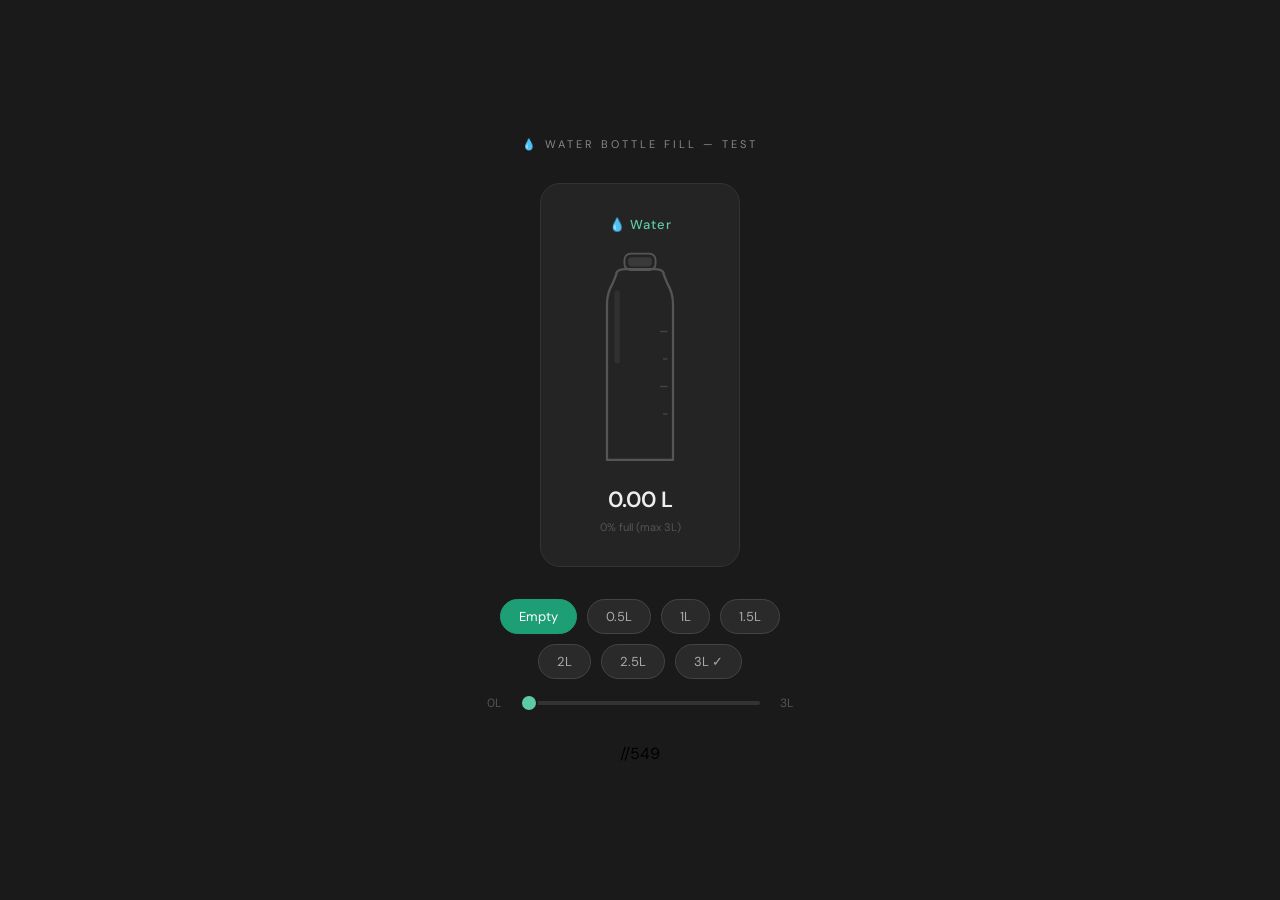
<file: test.html>
<!DOCTYPE html>
<html lang="en">
<head>
<meta charset="UTF-8">
<meta name="viewport" content="width=device-width, initial-scale=1.0">
<title>Water Bottle Fill Test</title>
<link href="https://fonts.googleapis.com/css2?family=DM+Sans:wght@300;400;500;600&display=swap" rel="stylesheet">
<style>
  * { margin: 0; padding: 0; box-sizing: border-box; }

  body {
    background: #1a1a1a;
    font-family: 'DM Sans', sans-serif;
    display: flex;
    flex-direction: column;
    align-items: center;
    justify-content: center;
    min-height: 100vh;
    gap: 32px;
    padding: 40px 20px;
  }

  h1 {
    color: #888;
    font-size: 11px;
    letter-spacing: 3px;
    text-transform: uppercase;
    font-weight: 400;
  }

  /* ── Bottle card ── */
  .bottle-card {
    background: #242424;
    border: 1px solid #333;
    border-radius: 20px;
    padding: 32px 40px;
    display: flex;
    flex-direction: column;
    align-items: center;
    gap: 16px;
    min-width: 200px;
  }

  .bottle-label {
    font-size: 13px;
    font-weight: 500;
    color: #5DCAA5;
    letter-spacing: 1px;
  }

  /* ── SVG bottle ── */
  .bottle-svg {
    display: block;
    overflow: visible;
  }

  .bottle-count {
    font-size: 22px;
    font-weight: 600;
    color: #eee;
    letter-spacing: -0.5px;
  }

  .bottle-sub {
    font-size: 11px;
    color: #555;
    font-weight: 400;
    margin-top: -10px;
  }

  /* ── Controls ── */
  .controls {
    display: flex;
    flex-direction: column;
    align-items: center;
    gap: 16px;
    width: 100%;
    max-width: 320px;
  }

  .presets {
    display: flex;
    gap: 10px;
    flex-wrap: wrap;
    justify-content: center;
  }

  .btn {
    padding: 8px 18px;
    border-radius: 20px;
    border: 1px solid #444;
    background: #2a2a2a;
    color: #aaa;
    font-size: 13px;
    font-family: 'DM Sans', sans-serif;
    cursor: pointer;
    transition: all 0.15s;
  }
  .btn:hover { background: #333; color: #eee; border-color: #555; }
  .btn.active { background: #1D9E75; color: #fff; border-color: #1D9E75; }

  .slider-row {
    display: flex;
    align-items: center;
    gap: 12px;
    width: 100%;
  }

  .slider-row span {
    font-size: 12px;
    color: #555;
    min-width: 28px;
    text-align: center;
  }

  input[type=range] {
    flex: 1;
    -webkit-appearance: none;
    height: 4px;
    border-radius: 2px;
    background: #333;
    outline: none;
    cursor: pointer;
  }
  input[type=range]::-webkit-slider-thumb {
    -webkit-appearance: none;
    width: 18px; height: 18px;
    border-radius: 50%;
    background: #5DCAA5;
    cursor: pointer;
    border: 2px solid #1a1a1a;
  }
  input[type=range]::-moz-range-thumb {
    width: 18px; height: 18px;
    border-radius: 50%;
    background: #5DCAA5;
    cursor: pointer;
    border: 2px solid #1a1a1a;
  }
</style>
</head>
<body>

<h1>💧 Water Bottle Fill — Test</h1>

<div class="bottle-card">
  <div class="bottle-label">💧 Water</div>

  <!--
    Bottle SVG dimensions:
    viewBox="0 0 120 240"
    Cap:   x=42,y=4, w=36,h=18 (top cap)
    Body:  path from y=28 to y=228
    Inner fill area: y=30 to y=226  →  innerTop=30, innerBottom=226, maxH=196
    Clip path matches body shape
  -->
  <svg id="bottleSvg" class="bottle-svg" viewBox="0 0 120 240" width="110" height="220" xmlns="http://www.w3.org/2000/svg">
    <defs>
      <!-- Clip to bottle body shape -->
      <clipPath id="bodyClip">
        <path d="M34 28 Q34 22 44 22 L76 22 Q86 22 86 28 L90 38 Q96 48 96 60 L96 230 L24 230 L24 60 Q24 48 30 38 Z"/>
      </clipPath>
    </defs>

    <!-- Cap -->
    <rect x="43" y="5" width="34" height="18" rx="7" fill="none" stroke="#555" stroke-width="2"/>
    <rect x="47" y="9" width="26" height="10" rx="4" fill="#3a3a3a"/>

    <!-- Bottle body outline -->
    <path d="M34 28 Q34 22 44 22 L76 22 Q86 22 86 28 L90 38 Q96 48 96 60 L96 230 L24 230 L24 60 Q24 48 30 38 Z"
      fill="none" stroke="#555" stroke-width="2.5"/>

    <!-- Water fill rect — grows upward from bottom -->
    <!-- BOTTOM of fill area = 226, TOP = 30, so maxFillH = 196 -->
    <rect id="waterFill"
      x="24" y="226" width="72" height="0"
      fill="#5DCAA5"
      clip-path="url(#bodyClip)"
      style="transition: none;"/>

    <!-- Tick marks on right side -->
    <line x1="82" y1="90"  x2="90" y2="90"  stroke="#444" stroke-width="1.5"/>
    <line x1="85" y1="120" x2="90" y2="120" stroke="#444" stroke-width="1.5"/>
    <line x1="82" y1="150" x2="90" y2="150" stroke="#444" stroke-width="1.5"/>
    <line x1="85" y1="180" x2="90" y2="180" stroke="#444" stroke-width="1.5"/>

    <!-- Shine highlight -->
    <rect x="32" y="45" width="6" height="80" rx="3" fill="white" opacity="0.06"/>
  </svg>

  <div class="bottle-count" id="countDisplay">0.00 L</div>
  <div class="bottle-sub" id="pctDisplay">0% full (max 3L)</div>
</div>

<!-- Controls -->
<div class="controls">
  <div class="presets" id="presets">
    <button class="btn" data-l="0">Empty</button>
    <button class="btn" data-l="0.5">0.5L</button>
    <button class="btn" data-l="1">1L</button>
    <button class="btn" data-l="1.5">1.5L</button>
    <button class="btn" data-l="2">2L</button>
    <button class="btn" data-l="2.5">2.5L</button>
    <button class="btn" data-l="3">3L ✓</button>
  </div>

  <div class="slider-row">
    <span>0L</span>
    <input type="range" id="slider" min="0" max="3" step="0.05" value="0">
    <span>3L</span>
  </div>
</div>

<script>
  // ── Constants matching the SVG above ──
  const FILL_BOTTOM = 226;   // y where fill rect sits at 0
  const FILL_TOP    = 30;    // y of top of inner bottle space
  const MAX_FILL_H  = FILL_BOTTOM - FILL_TOP;  // = 196px
  const MAX_LITRES  = 3;

  const fillRect    = document.getElementById('waterFill');
  const countEl    = document.getElementById('countDisplay');
  const pctEl      = document.getElementById('pctDisplay');
  const slider     = document.getElementById('slider');

  // ── Animate bottle fill (eased) ──
  let animId = null;

  function animateFill(fromH, toH, duration = 700) {
    if (animId) cancelAnimationFrame(animId);
    const startTime = performance.now();

    function ease(t) { return t < 0.5 ? 2*t*t : -1+(4-2*t)*t; }

    function step(now) {
      const t = Math.min(1, (now - startTime) / duration);
      const e = ease(t);
      const h = fromH + (toH - fromH) * e;
      const y = FILL_BOTTOM - h;
      fillRect.setAttribute('height', h.toFixed(2));
      fillRect.setAttribute('y', y.toFixed(2));
      if (t < 1) animId = requestAnimationFrame(step);
    }
    animId = requestAnimationFrame(step);
  }

  function setLitres(litres) {
    const clamped = Math.min(Math.max(litres, 0), MAX_LITRES);
    const frac    = clamped / MAX_LITRES;
    const targetH = frac * MAX_FILL_H;

    // Get current height for smooth animation from current state
    const curH = parseFloat(fillRect.getAttribute('height')) || 0;
    animateFill(curH, targetH);

    countEl.textContent = clamped.toFixed(2) + ' L';
    pctEl.textContent   = Math.round(frac * 100) + '% full (max 3L)';

    // Update button states
    document.querySelectorAll('#presets .btn').forEach(b => {
      b.classList.toggle('active', parseFloat(b.dataset.l) === clamped);
    });
  }

  // Slider
  slider.addEventListener('input', () => setLitres(parseFloat(slider.value)));

  // Preset buttons
  document.querySelectorAll('#presets .btn').forEach(btn => {
    btn.addEventListener('click', () => {
      const v = parseFloat(btn.dataset.l);
      slider.value = v;
      setLitres(v);
    });
  });

  // Start empty
  setLitres(0);
</script>
</body>
</html>

//549
</file>
